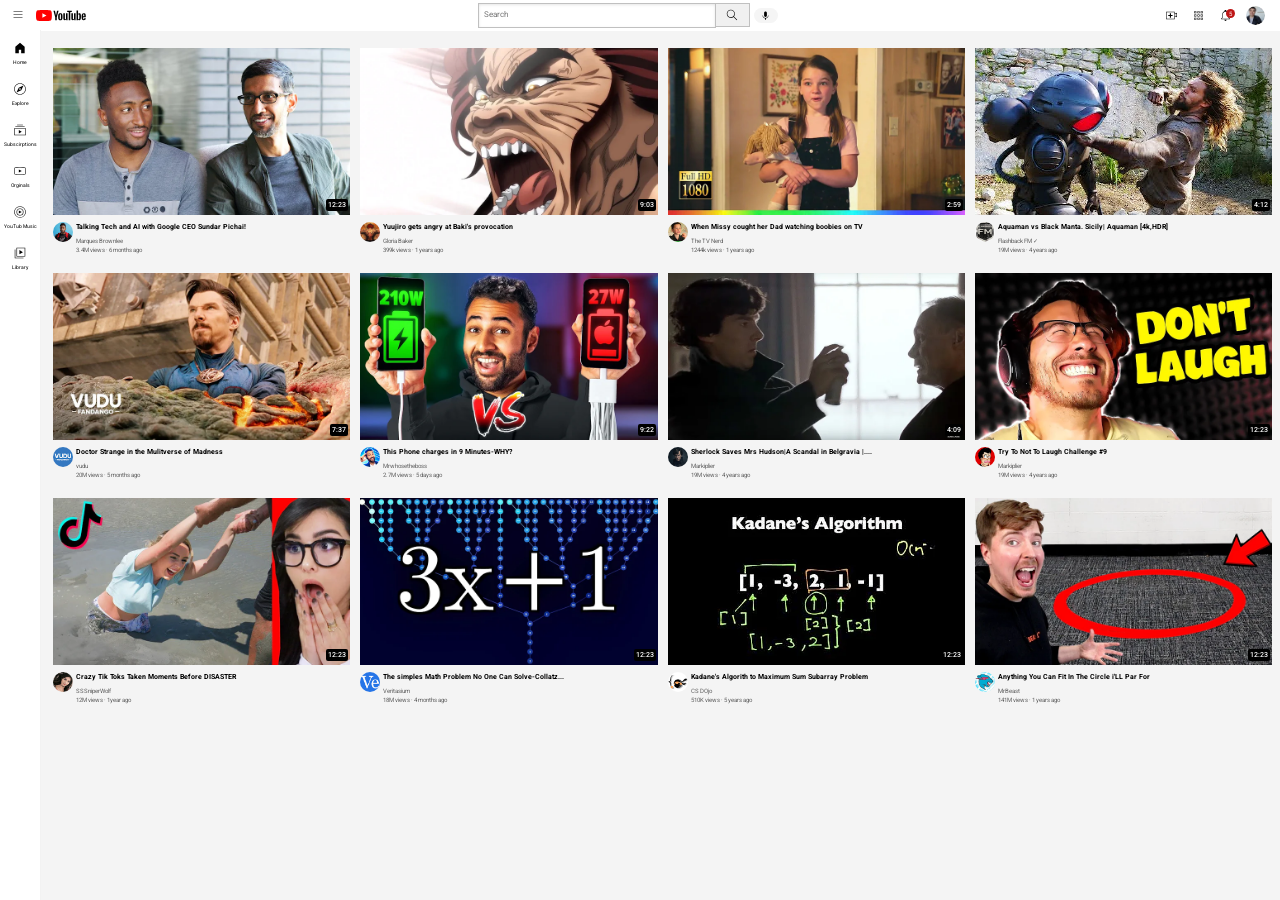
<file: index.html>
<!DOCTYPE html>
<html>
    <head>
        <title>YouTube Clone</title>

        <link rel="preconnect" href="https://fonts.googleapis.com">
        <link rel="preconnect" href="https://fonts.gstatic.com" crossorigin>
        <link href="https://fonts.googleapis.com/css2?family=Roboto:wght@500&display=swap" rel="stylesheet">

        <link rel="stylesheet" href="styles/general.css">
        <link rel="stylesheet" href="styles/header.css">
        <link rel="stylesheet" href="styles/video.css">
        <link rel="stylesheet" href="styles/sidebar.css">
    </head>
    <body class="body">
        <div class="header">
            <div class="left-section">
                <img class="hamburger-menu" src="icons/hamburger-menu.svg">
                <img class="youtube-logo" src="icons/youtube-logo.svg">
            </div>
            <div class="middle-section">
                <input class="search-bar" type="text" placeholder="Search">
                <button class="search-button">
                    <img class="search-icon" src="icons/search.svg">
                    <div class="tooltip">Search</div>
                </button>
                <button class="voice-search-button">
                    <img class="voice-search-icon" src="icons/voice-search-icon.svg">
                    <div class="tooltip">Search with your voice</div>
                </button>
            </div>
            <div class="right-section">
                <div class="upload-icon-container">
                    <img class="upload-icon" src="icons/upload.svg">
                    <div class="tooltip">Create</div>
                </div>
                <div class="youtube-apps-container">
                    <img class="youtube-apps-icon" src="icons/youtube-apps.svg">
                    <div class="tooltip">YouTube apps</div>
                </div>
                
                <div class="notifications-icon-container">
                    <img class="notification-icon" src="icons/notifications.svg">
                    <div class="notifications-count">5</div>
                    <div class="tooltip">Notifications</div>
                </div>
                <img class="current-user-picture" src="channel_pic/my-channel.jpeg">
            </div>

        </div>
        <div class="sidebar">
            <div class="sidebar-link"
            style="margin-top:3px;">
                <img src="icons/home.svg">
                <div>Home</div>
            </div>
            <div class="sidebar-link">
                <img src="icons/explore.svg">
                <div>Explore</div>
            </div>
            <div class="sidebar-link">
                <img src="icons/subscriptions.svg">
                <div>Subscirptions</div>
            </div>
            <div class="sidebar-link">
                <img src="icons/originals.svg">
                <div>Orginals</div>
            </div>
            <div class="sidebar-link">
                <img src="icons/youtube-music.svg">
                <div>YouTub Music</div>
            </div>
            <div class="sidebar-link">
                <img src="icons/library.svg">
                <div>Library</div>
            </div>
        </div>
        <div class="video-grid">
            <div class="video-preview">
                <div class="thumbnail-row">
                    <img class="thumbnail" src="thumbnail/thumbnail-1.webp">
                    <div class="video-time">12:23</div>
                </div>
                <div class="video-info-grid">
                    <div class="channel-picture">
                        <img class="profile-picture" src="channel_pic/channel-1.jpeg">
                    </div>
    
                    <div class="video-info">
                        <p class="video-title">Talking Tech and AI with Google CEO Sundar Pichai!</p>
                        <p class="video-author">Marques Brownlee</p>    
                        <p class="video-stats">3.4M views &#183; 6 months ago</p>
        
                    </div>
                </div>           
            </div>
            <div class="video-preview">
                <div class="thumbnail-row">
                    <img class="thumbnail" src="thumbnail/baki.webp">
                    <div class="video-time">9:03</div>
                </div>
                <div class="video-info-grid">
                    <div class="channel-picture">
                        <img class="profile-picture" src="channel_pic/channels4_profile.jpg">
                    </div>
    
                    <div class="video-info">
                        <p class="video-title">Yuujiro gets angry at Baki's provocation</p>
                        <p class="video-author">Gloria Baker </p>    
                        <p class="video-stats">399k views &#183; 1 years ago</p>
        
                    </div>
                </div>           
            </div>
            <div class="video-preview">
                <div class="thumbnail-row">
                    <img class="thumbnail" src="thumbnail/hq720.webp">
                    <div class="video-time">2:59</div>
                </div>
                <div class="video-info-grid">
                    <div class="channel-picture">
                        <img class="profile-picture" src="channel_pic/unnamed.jpg">
                    </div>
    
                    <div class="video-info">
                        <p class="video-title">When Missy cought her Dad watching boobies on TV</p>
                        <p class="video-author">The TV Nerd</p>    
                        <p class="video-stats">1244k views &#183; 1 years ago</p>
        
                    </div>
                </div>           
            </div>
            <div class="video-preview">
                <div class="thumbnail-row">
                    <img class="thumbnail" src="thumbnail/Aquaman.webp">
                    <div class="video-time">4:12</div>
                </div>
                <div class="video-info-grid">
                    <div class="channel-picture">
                        <img class="profile-picture" src="channel_pic/unnamed_2.jpeg">
                    </div>
    
                    <div class="video-info">
                        <p class="video-title">Aquaman vs Black Manta. Sicily| Aquaman [4k,HDR]</p>
                        <p class="video-author">Flashback FM &#x2713;</p>    
                        <p class="video-stats">19M views &#183; 4 years ago</p>
        
                    </div>
                </div>           
            </div>
            <div class="video-preview">
                <div class="thumbnail-row">
                    <img class="thumbnail" src="thumbnail/doctore starnge.webp">
                    <div class="video-time">7:37</div>
                </div>
                <div class="video-info-grid">
                    <div class="channel-picture">
                        <img class="profile-picture" src="channel_pic/vudu.jpg">
                    </div>
    
                    <div class="video-info">
                        <p class="video-title">Doctor Strange in the Mulitverse of Madness</p>
                        <p class="video-author">vudu</p>    
                        <p class="video-stats">20M views &#183; 5 months ago</p>
        
                    </div>
                </div>           
            </div>
            <div class="video-preview">
                <div class="thumbnail-row">
                    <img class="thumbnail" src="thumbnail/phone_review.webp">
                    <div class="video-time">9:22</div>
                </div>
                <div class="video-info-grid">
                    <div class="channel-picture">
                        <img class="profile-picture" src="channel_pic/channels10_profile .jpeg">
                    </div>
    
                    <div class="video-info">
                        <p class="video-title">This Phone charges in 9 Minutes-WHY?</p>
                        <p class="video-author">Mrwhosetheboss</p>    
                        <p class="video-stats">2.7M views &#183; 5 days ago</p>
        
                    </div>
                </div>           
            </div>
            <div class="video-preview">
                <div class="thumbnail-row">
                    <img class="thumbnail" src="thumbnail/sherlock.webp">
                    <div class="video-time">4:09</div>
                </div>
                <div class="video-info-grid">
                    <div class="channel-picture">
                        <img class="profile-picture" src="channel_pic/sherlockchannel_pic.jpeg">
                    </div>
    
                    <div class="video-info">
                        <p class="video-title">Sherlock Saves Mrs Hudson|A Scandal in Belgravia |....</p>
                        <p class="video-author">Markiplier</p>    
                        <p class="video-stats">19M views &#183; 4 years ago</p>
        
                    </div>
                </div>           
            </div>
    
            <div class="video-preview">
                <div class="thumbnail-row">
                    <img class="thumbnail" src="thumbnail/thumbnail-2.webp">
                    <div class="video-time">12:23</div>
                </div>
                <div class="video-info-grid">
                    <div class="channel-picture">
                        <img class="profile-picture" src="channel_pic/channel-2.jpeg">
                    </div>
    
                    <div class="video-info">
                        <p class="video-title">Try To Not To Laugh Challenge #9</p>
                        <p class="video-author">Markiplier</p>    
                        <p class="video-stats">19M views &#183; 4 years ago</p>
        
                    </div>
                </div>           
            </div>
    
    
            <div class="video-preview">
                <div class="thumbnail-row">
                    <img class="thumbnail" src="thumbnail/thumbnail-3.webp">
                    <div class="video-time">12:23</div>
                </div>
                <div class="video-info-grid">
                    <div class="channel-picture">
                        <img class="profile-picture" src="channel_pic/channel-3.jpeg">
                    </div>
    
                    <div class="video-info">
                        <p class="video-title">Crazy Tik Toks Taken Moments Before DISASTER</p>
                        <p class="video-author">SSSniperWolf</p>    
                        <p class="video-stats">12M views &#183; 1year ago</p>
        
                    </div>
                </div>           
            </div>
    
            <div class="video-preview">
                <div class="thumbnail-row">
                    <img class="thumbnail" src="thumbnail/thumbnail-4.webp">
                    <div class="video-time">12:23</div>
                </div>
                <div class="video-info-grid">
                    <div class="channel-picture">
                        <img class="profile-picture" src="channel_pic/channel-4.jpeg">
                    </div>
    
                    <div class="video-info">
                        <p class="video-title">The simples Math Problem No One Can Solve-Collatz...</p>
                        <p class="video-author">Veritasium</p>    
                        <p class="video-stats">18M views &#183; 4 months ago</p>
        
                    </div>
                </div>           
            </div>
    
    
            <div class="video-preview">
                <div class="thumbnail-row">
                    <img class="thumbnail" src="thumbnail/thumbnail-5.webp">
                    <div class="video-time">12:23</div>
                </div>
                <div class="video-info-grid">
                    <div class="channel-picture">
                        <img class="profile-picture" src="channel_pic/channel-5.jpeg">
                    </div>
    
                    <div class="video-info">
                        <p class="video-title">Kadane's Algorith to Maximum Sum Subarray Problem</p>
                        <p class="video-author">CS DOjo</p>    
                        <p class="video-stats">510K views &#183; 5 years ago</p>
        
                    </div>
                </div>           
            </div>
    
            <div class="video-preview">
                <div class="thumbnail-row">
                    <img class="thumbnail" src="thumbnail/thumbnail-6.webp">
                    <div class="video-time">12:23</div>
                </div>
                <div class="video-info-grid">
                    <div class="channel-picture">
                        <img class="profile-picture" src="channel_pic/channel-6.jpeg">
                    </div>
    
                    <div class="video-info">
                        <p class="video-title">Anything You Can Fit In The Circle i'LL Par For</p>
                        <p class="video-author">MrBeast</p>    
                        <p class="video-stats">141M views &#183; 1 years ago</p>
        
                    </div>
                </div>              
            </div>
    
        </div>

    </body>
</html>
</file>
<file: styles/general.css>
p {
    font-family: Roboto,Arial;
    margin-top: 0px;
    margin-bottom: 0px;
}

.body {
    font-family: Roboto, Arial;
    padding-top: 40px;
    padding-left:  45px;
    padding-bottom: 150px;
    background-color: rgb(244, 244, 244);
}
</file>
<file: styles/header.css>
.search-bar {
    flex: 1;
    height: 18px;
    padding-bottom: 4px;
    font-size: 10px;
    border: 0.5px solid rgb(192,192,192);
    border-radius: 1    px;
    box-shadow: inset 0px 1px 3px 
    rgba(0, 0, 0,0.1);
    width: 0; 
}

.search-bar::placeholder {
    font-family: Roboto,Arial;
    font-size: 8px;
    padding-left: 3px;
}

.header {
    background-color: white;
    height: 30px;
    display: flex;
    flex-direction: row;
    justify-content: space-between;
    z-index: 1;

    position: fixed;
    top: 0px;
    left: 0px;
    right: 0px;

    border-bottom-width: .5px;
    border-bottom-style: solid;
    border-bottom-color: rgb(255, 255, 255);
}

.left-section {
    align-items: center;
    display: flex;  
}

.hamburger-menu {
    height: 12px;
    margin: 12px;
}

.youtube-logo {
    height: 11px;
}

.middle-section {
    margin-right: 30px;
    margin-left: 35px;
    flex: 1;
    max-width: 300px;
    display: flex;
    align-items: center ;
}

.search-button {
    border-width: .5px;;
    border-style: solid;
    background-color: rgb(240,240,240);
    height: 24px;
    width: 35px;
    margin-left: 0;
    border-color: rgb(192,192,192);
    margin-left: -1px;
    margin-right: 4px;

}

.search-button ,
.voice-search-button ,
.upload-icon-container ,
.youtube-apps-container,
.notifications-icon-container {
    display: flex;
    justify-content: center;
    align-items: center;
    position:relative;
}

.search-button .tooltip ,
.voice-search-button .tooltip ,
.upload-icon-container .tooltip,
.youtube-apps-container .tooltip,
.notifications-icon-container .tooltip {
    font-family: Roboto, Arial;
    font-size:7px;
    position: absolute;
    background-color: grey;
    border-radius: 1px;
    color: white;
    padding: 5px;
    left: 1px;
    bottom: -25px;
    opacity: 0;
    transition: opacity 0.15;
    pointer-events: none;
    white-space: nowrap;
}
.search-button:hover .tooltip,
.voice-search-button:hover .tooltip,
.upload-icon-container:hover .tooltip,
.youtube-apps-container:hover .tooltip,
.notifications-icon-container:hover .tooltip {
    opacity: 1;
}

.search-icon {
    height: 14px;
}


.voice-search-icon {
    width: 15px;
    margin-left: -1px;
    padding: 1px;
}

.voice-search-button {
    width: 24px;
    border: none;
    border-radius: 30px;
    background-color: rgb(245, 245, 245);

}

.right-section {
    width: 100px;
    display: flex;
    align-items: center;
    justify-content: space-between;
    margin-right: 15px;
    flex-shrink: 0;
}

.upload-icon {
    height: 13px;
}

.youtube-apps-icon {
    height: 13px;
}

.notification-icon {
    height: 13px;
}
.notifications-icon-container {
    position: relative;
    color: white;
    
}

.notifications-count {
    background-color: rgb(189, 21, 21);
    border-radius: 9px;
    font-size: 6px;
    position: absolute;
    top: 0.1px;
    right: -2.5px;
    font-family: Roboto,Arial;
    padding-left: 3px;
    padding-right: 3px;
    padding-bottom: 1px;
    padding-top: 1px;    
    
}

.current-user-picture {
    height: 19px;
    border-radius: 10px;
}
</file>
<file: styles/video.css>
.thumbnail {
    width: 100%;
}

.thumbnail-row {
    position: relative;
    margin-bottom: 3px;
}
.video-grid {
    display: grid;      
    grid-template-columns: 1fr 1fr 1fr;
    column-gap: 10px;
    row-gap: 20px;
}

@media (max-width:400px) {
    .video-grid {
        grid-template-columns: 1fr 1fr;
    }
}
@media (min-width:530px) {
    .video-grid {
        grid-template-columns: 1fr 1fr 1fr 1fr;
    }
}



.video-title {
    margin-top: 0px;
    font-size: 7px;
    font-weight: 700;
    line-height: 10px;
    margin-bottom: 5px;
}
.video-info-grid {
    display: grid;
    grid-template-columns:20px 1fr;
}
.video-info {
    margin-left: 3px;
}
.profile-picture {
    width: 100%;
    border-radius: 20px;

}
.video-author,
.video-stats {
    font-size: 6px;
    color: rgb(96, 96, 96);
}
.video-author {
    margin-bottom: 2px;
}

.video-time {
    font-weight: 500;
    position: absolute;
    font-size: 7px;
    right: 2px;
    bottom: 8px;
    padding: 2px;
    border-radius: 2px;
    color: white;
    background-color: black;

}
</file>
<file: styles/sidebar.css>
.sidebar {
    font-size: 6px;
    background-color: white;
    position: fixed;
    bottom: 0px;
    left: 0px;
    top: 30px;
    width: 40px; 

    z-index: 2;

    border-right-color: rgb(242, 242, 242);
    border-style: solid;
    border-top: none;
    border-left: none;
    border-bottom: none;
    border-width: .5px;
}

.sidebar-link {
    height: 40px;
    display: flex;
    justify-content: center;
    align-items: center;    
    flex-direction: column;
    margin-bottom: 1px;
    cursor: pointer;
}
.sidebar-link img {
    height: 14px;
    margin-bottom: 4px;
}
.sidebar-link div {
    font-size: 5px;
}

.sidebar-link:hover {
    background-color: rgb(226, 225, 225);
}
</file>
